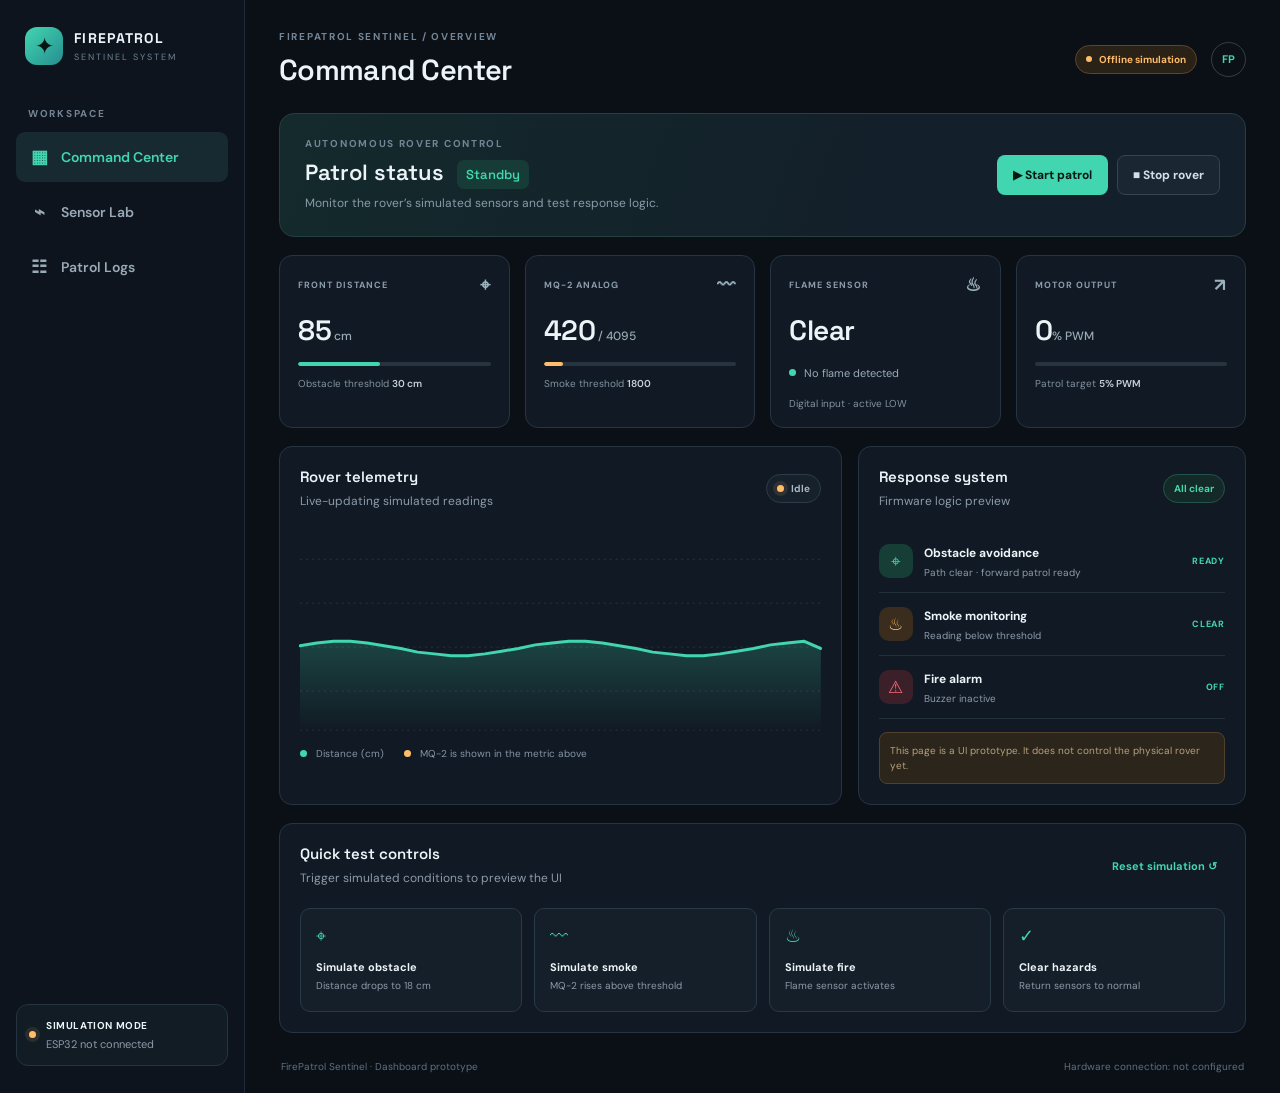
<file: dashboard/index.html>
<!doctype html>
<html lang="en">
<head>
<meta charset="utf-8"><meta name="viewport" content="width=device-width,initial-scale=1">
<title>FirePatrol Sentinel | Command Center</title>
<link rel="stylesheet" href="style.css">
</head>
<body>
<div class="app">
  <aside class="sidebar">
    <div class="brand"><div class="brand-mark">✦</div><div><strong>FIREPATROL</strong><small>SENTINEL SYSTEM</small></div></div>
    <div class="nav-label">WORKSPACE</div>
    <a class="nav active" href="index.html"><span>▦</span> Command Center</a>
    <a class="nav" href="sensors.html"><span>⌁</span> Sensor Lab</a>
    <a class="nav" href="logs.html"><span>☷</span> Patrol Logs</a>
    <div class="side-bottom"><span class="pulse"></span><div><b>SIMULATION MODE</b><small>ESP32 not connected</small></div></div>
  </aside>
  <main class="main">
    <header class="topbar"><div><p class="eyebrow">FIREPATROL SENTINEL / OVERVIEW</p><h1>Command Center</h1></div><div class="top-actions"><span class="chip warn"><i></i> Offline simulation</span><span class="avatar">FP</span></div></header>
    <section class="welcome"><div><p class="eyebrow">AUTONOMOUS ROVER CONTROL</p><h2>Patrol status <span id="patrolText">Standby</span></h2><p class="muted">Monitor the rover’s simulated sensors and test response logic.</p></div><div class="controls"><button id="startBtn" class="primary">▶ Start patrol</button><button id="stopBtn" class="secondary">■ Stop rover</button></div></section>
    <section class="stats">
      <article class="stat"><div class="stat-head"><span>FRONT DISTANCE</span><span class="stat-icon">⌖</span></div><strong><span id="distanceVal">85</span><small> cm</small></strong><div class="meter"><span id="distanceBar" style="width:70%"></span></div><p class="stat-foot">Obstacle threshold <b>30 cm</b></p></article>
      <article class="stat"><div class="stat-head"><span>MQ-2 ANALOG</span><span class="stat-icon">〰</span></div><strong id="mqVal">420<small> / 4095</small></strong><div class="meter amber"><span id="mqBar" style="width:10%"></span></div><p class="stat-foot">Smoke threshold <b>1800</b></p></article>
      <article class="stat"><div class="stat-head"><span>FLAME SENSOR</span><span class="stat-icon">♨</span></div><strong id="flameVal">Clear</strong><div class="status-line"><span id="flameDot" class="dot good"></span><span id="flameNote">No flame detected</span></div><p class="stat-foot">Digital input · active LOW</p></article>
      <article class="stat"><div class="stat-head"><span>MOTOR OUTPUT</span><span class="stat-icon">↗</span></div><strong id="speedVal">0<small>% PWM</small></strong><div class="meter"><span id="speedBar" style="width:0%"></span></div><p class="stat-foot">Patrol target <b>5% PWM</b></p></article>
    </section>
    <section class="content-grid">
      <article class="panel"><div class="panel-head"><div><h3>Rover telemetry</h3><p class="muted">Live-updating simulated readings</p></div><span class="chip"><span class="pulse"></span> <span id="telemetryStatus">Idle</span></span></div><div class="chart-wrap"><svg id="chart" viewBox="0 0 700 210" preserveAspectRatio="none" aria-label="Distance and smoke telemetry chart"><defs><linearGradient id="area" x1="0" x2="0" y1="0" y2="1"><stop offset="0" stop-color="#42d6b0" stop-opacity=".22"/><stop offset="1" stop-color="#42d6b0" stop-opacity="0"/></linearGradient></defs><g class="gridlines"><path d="M0 30H700 M0 75H700 M0 120H700 M0 165H700 M0 205H700"/></g><path id="areaPath" d="" fill="url(#area)"/><path id="linePath" d="" fill="none" stroke="#42d6b0" stroke-width="3" stroke-linecap="round" stroke-linejoin="round"/></svg><div class="chart-legend"><span><i class="legend-dot teal"></i> Distance (cm)</span><span><i class="legend-dot amber-dot"></i> MQ-2 is shown in the metric above</span></div></div></article>
      <article class="panel response"><div class="panel-head"><div><h3>Response system</h3><p class="muted">Firmware logic preview</p></div><span id="hazardBadge" class="chip good">All clear</span></div><div class="response-item"><div class="response-icon teal-bg">⌖</div><div><b>Obstacle avoidance</b><p id="obstacleState">Path clear · forward patrol ready</p></div><span class="tiny-tag" id="obstacleTag">READY</span></div><div class="response-item"><div class="response-icon amber-bg">♨</div><div><b>Smoke monitoring</b><p id="smokeState">Reading below threshold</p></div><span class="tiny-tag" id="smokeTag">CLEAR</span></div><div class="response-item"><div class="response-icon red-bg">⚠</div><div><b>Fire alarm</b><p id="alarmState">Buzzer inactive</p></div><span class="tiny-tag" id="alarmTag">OFF</span></div><div class="note">This page is a UI prototype. It does not control the physical rover yet.</div></article>
    </section>
    <section class="panel test-panel"><div class="panel-head"><div><h3>Quick test controls</h3><p class="muted">Trigger simulated conditions to preview the UI</p></div><button class="text-btn" id="clearBtn">Reset simulation ↺</button></div><div class="test-buttons"><button class="test-btn" id="obstacleBtn"><span>⌖</span><b>Simulate obstacle</b><small>Distance drops to 18 cm</small></button><button class="test-btn" id="smokeBtn"><span>〰</span><b>Simulate smoke</b><small>MQ-2 rises above threshold</small></button><button class="test-btn" id="fireBtn"><span>♨</span><b>Simulate fire</b><small>Flame sensor activates</small></button><button class="test-btn" id="clearHazardBtn"><span>✓</span><b>Clear hazards</b><small>Return sensors to normal</small></button></div></section>
    <footer>FirePatrol Sentinel · Dashboard prototype <span>Hardware connection: not configured</span></footer>
  </main>
</div><script src="app.js"></script><script>initDashboard();</script>
</body></html>
</file>
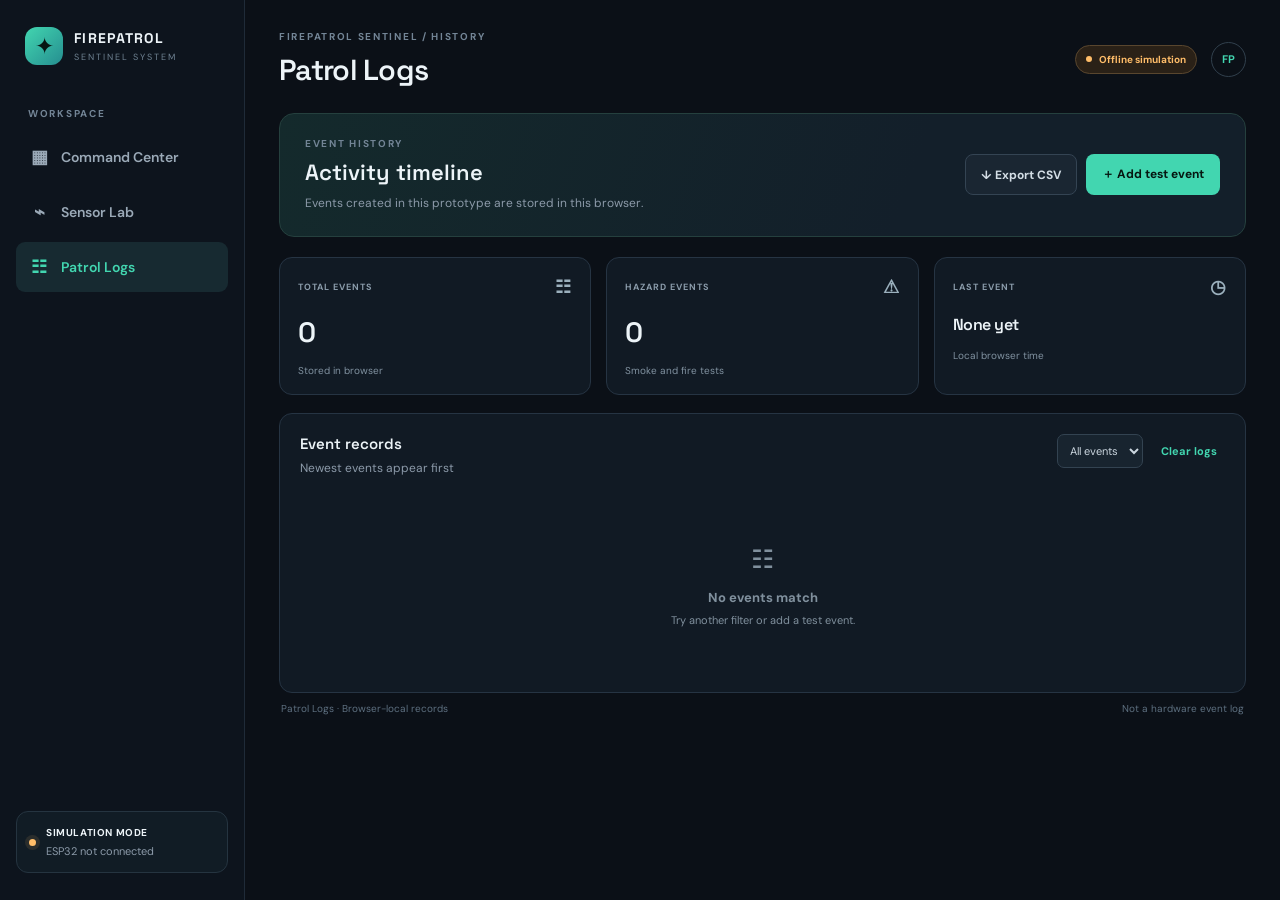
<file: dashboard/logs.html>
<!doctype html>
<html lang="en"><head><meta charset="utf-8"><meta name="viewport" content="width=device-width,initial-scale=1"><title>FirePatrol Sentinel | Patrol Logs</title><link rel="stylesheet" href="style.css"></head>
<body><div class="app"><aside class="sidebar"><div class="brand"><div class="brand-mark">✦</div><div><strong>FIREPATROL</strong><small>SENTINEL SYSTEM</small></div></div><div class="nav-label">WORKSPACE</div><a class="nav" href="index.html"><span>▦</span> Command Center</a><a class="nav" href="sensors.html"><span>⌁</span> Sensor Lab</a><a class="nav active" href="logs.html"><span>☷</span> Patrol Logs</a><div class="side-bottom"><span class="pulse"></span><div><b>SIMULATION MODE</b><small>ESP32 not connected</small></div></div></aside>
<main class="main"><header class="topbar"><div><p class="eyebrow">FIREPATROL SENTINEL / HISTORY</p><h1>Patrol Logs</h1></div><div class="top-actions"><span class="chip warn"><i></i> Offline simulation</span><span class="avatar">FP</span></div></header>
<section class="welcome compact"><div><p class="eyebrow">EVENT HISTORY</p><h2>Activity timeline</h2><p class="muted">Events created in this prototype are stored in this browser.</p></div><div class="controls"><button class="secondary" id="exportBtn">↓ Export CSV</button><button class="primary" id="addEventBtn">＋ Add test event</button></div></section>
<section class="stats mini-stats"><article class="stat"><div class="stat-head"><span>TOTAL EVENTS</span><span class="stat-icon">☷</span></div><strong id="totalEvents">0</strong><p class="stat-foot">Stored in browser</p></article><article class="stat"><div class="stat-head"><span>HAZARD EVENTS</span><span class="stat-icon">⚠</span></div><strong id="hazardEvents">0</strong><p class="stat-foot">Smoke and fire tests</p></article><article class="stat"><div class="stat-head"><span>LAST EVENT</span><span class="stat-icon">◷</span></div><strong class="last-event" id="lastEvent">None yet</strong><p class="stat-foot">Local browser time</p></article></section>
<section class="panel"><div class="panel-head log-head"><div><h3>Event records</h3><p class="muted">Newest events appear first</p></div><div class="filter-row"><select id="filterSelect"><option value="all">All events</option><option value="info">Info</option><option value="warning">Warning</option><option value="critical">Critical</option></select><button class="text-btn" id="clearLogs">Clear logs</button></div></div><div id="logList" class="log-list"></div><div id="emptyLogs" class="empty-state" hidden><span>☷</span><b>No events match</b><p>Try another filter or add a test event.</p></div></section><footer>Patrol Logs · Browser-local records <span>Not a hardware event log</span></footer></main></div><script src="app.js"></script><script>initLogs();</script></body></html>
</file>
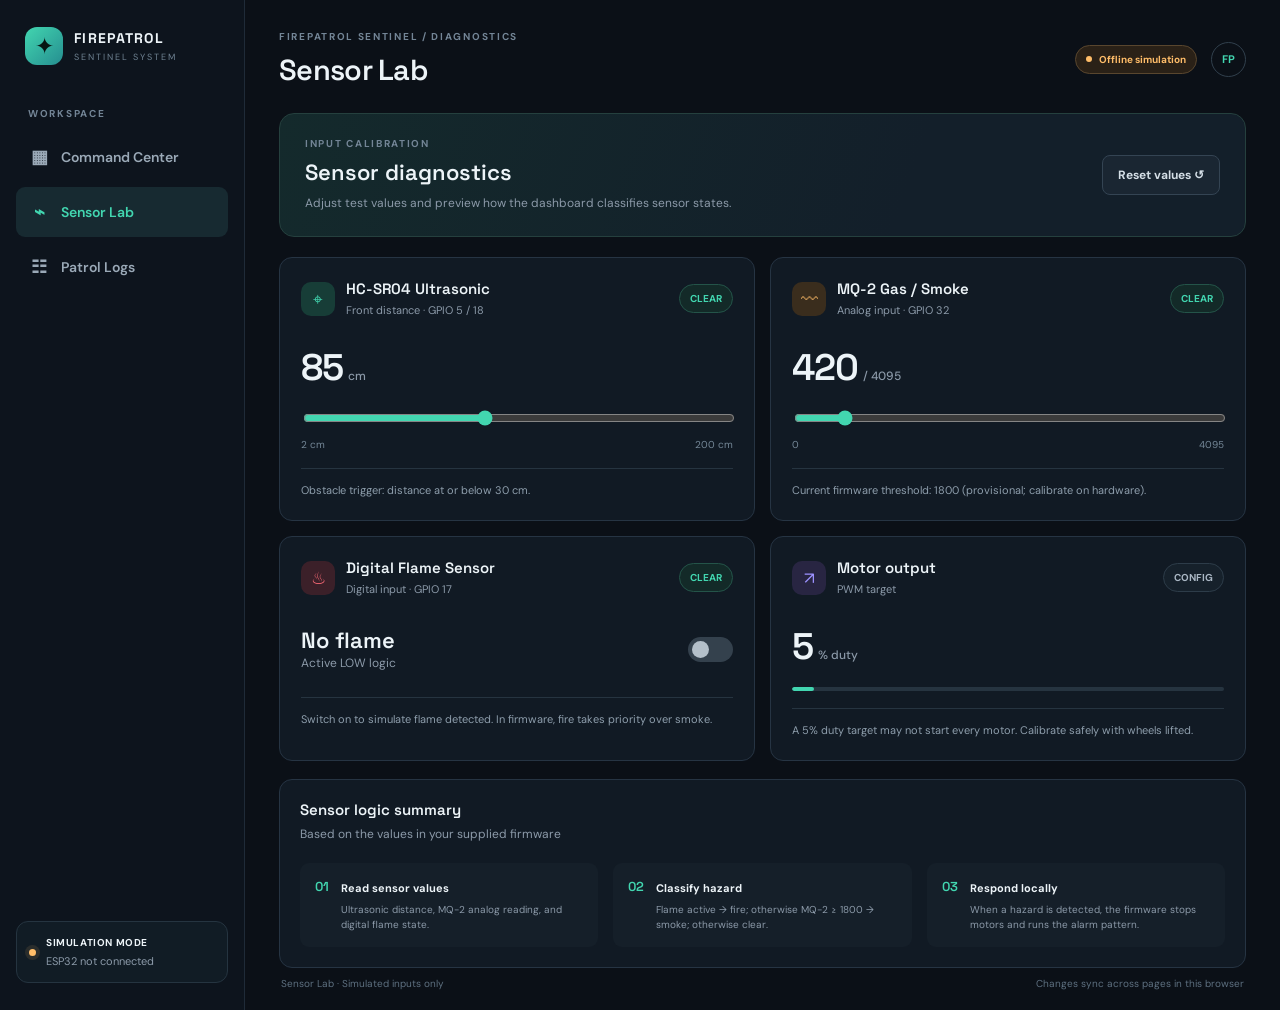
<file: dashboard/sensors.html>
<!doctype html>
<html lang="en"><head><meta charset="utf-8"><meta name="viewport" content="width=device-width,initial-scale=1"><title>FirePatrol Sentinel | Sensor Lab</title><link rel="stylesheet" href="style.css"></head>
<body><div class="app"><aside class="sidebar"><div class="brand"><div class="brand-mark">✦</div><div><strong>FIREPATROL</strong><small>SENTINEL SYSTEM</small></div></div><div class="nav-label">WORKSPACE</div><a class="nav" href="index.html"><span>▦</span> Command Center</a><a class="nav active" href="sensors.html"><span>⌁</span> Sensor Lab</a><a class="nav" href="logs.html"><span>☷</span> Patrol Logs</a><div class="side-bottom"><span class="pulse"></span><div><b>SIMULATION MODE</b><small>ESP32 not connected</small></div></div></aside>
<main class="main"><header class="topbar"><div><p class="eyebrow">FIREPATROL SENTINEL / DIAGNOSTICS</p><h1>Sensor Lab</h1></div><div class="top-actions"><span class="chip warn"><i></i> Offline simulation</span><span class="avatar">FP</span></div></header>
<section class="welcome compact"><div><p class="eyebrow">INPUT CALIBRATION</p><h2>Sensor diagnostics</h2><p class="muted">Adjust test values and preview how the dashboard classifies sensor states.</p></div><button class="secondary" id="resetSensors">Reset values ↺</button></section>
<section class="sensor-grid"><article class="panel sensor-card"><div class="sensor-title"><span class="sensor-symbol teal-bg">⌖</span><div><h3>HC-SR04 Ultrasonic</h3><p class="muted">Front distance · GPIO 5 / 18</p></div><span class="chip good" id="distState">CLEAR</span></div><div class="big-reading"><span id="distanceRead">85</span><small>cm</small></div><input id="distanceInput" type="range" min="2" max="200" value="85"><div class="range-labels"><span>2 cm</span><span>200 cm</span></div><p class="hint">Obstacle trigger: distance at or below 30 cm.</p></article>
<article class="panel sensor-card"><div class="sensor-title"><span class="sensor-symbol amber-bg">〰</span><div><h3>MQ-2 Gas / Smoke</h3><p class="muted">Analog input · GPIO 32</p></div><span class="chip good" id="smokeStateChip">CLEAR</span></div><div class="big-reading"><span id="mqRead">420</span><small>/ 4095</small></div><input id="mqInput" type="range" min="0" max="4095" step="10" value="420"><div class="range-labels"><span>0</span><span>4095</span></div><p class="hint">Current firmware threshold: 1800 (provisional; calibrate on hardware).</p></article>
<article class="panel sensor-card"><div class="sensor-title"><span class="sensor-symbol red-bg">♨</span><div><h3>Digital Flame Sensor</h3><p class="muted">Digital input · GPIO 17</p></div><span class="chip good" id="flameStateChip">CLEAR</span></div><div class="flame-control"><div><strong id="flameRead">No flame</strong><p class="muted">Active LOW logic</p></div><label class="switch"><input id="flameInput" type="checkbox"><span></span></label></div><p class="hint">Switch on to simulate flame detected. In firmware, fire takes priority over smoke.</p></article>
<article class="panel sensor-card"><div class="sensor-title"><span class="sensor-symbol violet-bg">↗</span><div><h3>Motor output</h3><p class="muted">PWM target</p></div><span class="chip">CONFIG</span></div><div class="big-reading"><span>5</span><small>% duty</small></div><div class="meter"><span style="width:5%"></span></div><p class="hint">A 5% duty target may not start every motor. Calibrate safely with wheels lifted.</p></article></section>
<section class="panel"><div class="panel-head"><div><h3>Sensor logic summary</h3><p class="muted">Based on the values in your supplied firmware</p></div></div><div class="logic-list"><div><span class="logic-num">01</span><div><b>Read sensor values</b><p>Ultrasonic distance, MQ-2 analog reading, and digital flame state.</p></div></div><div><span class="logic-num">02</span><div><b>Classify hazard</b><p>Flame active → fire; otherwise MQ-2 ≥ 1800 → smoke; otherwise clear.</p></div></div><div><span class="logic-num">03</span><div><b>Respond locally</b><p>When a hazard is detected, the firmware stops motors and runs the alarm pattern.</p></div></div></div></section><footer>Sensor Lab · Simulated inputs only <span>Changes sync across pages in this browser</span></footer></main></div><script src="app.js"></script><script>initSensors();</script></body></html>
</file>
<file: dashboard/style.css>
@import url('https://fonts.googleapis.com/css2?family=DM+Sans:wght@400;500;600;700&family=Space+Grotesk:wght@400;500;600;700&display=swap');
:root{--bg:#0b1017;--panel:#111a24;--panel2:#151f2b;--line:#263443;--text:#edf4f8;--muted:#8c9aa9;--teal:#42d6b0;--amber:#ffbd69;--red:#ff6b78;--violet:#9c91ff}
*{box-sizing:border-box}body{margin:0;background:var(--bg);color:var(--text);font:14px 'DM Sans',sans-serif}button,input,select{font:inherit}button{cursor:pointer;transition:.18s ease}button:hover{transform:translateY(-1px);filter:brightness(1.08)}.app{display:flex;min-height:100vh}.sidebar{width:245px;flex-shrink:0;background:#0d141d;border-right:1px solid #1f2b38;padding:27px 16px;display:flex;flex-direction:column}.brand{display:flex;align-items:center;gap:11px;padding:0 9px 42px}.brand-mark{display:grid;place-items:center;width:38px;height:38px;border-radius:12px;background:linear-gradient(135deg,#42d6b0,#258e90);color:#071512;font-size:23px}.brand strong{display:block;font:700 14px 'Space Grotesk';letter-spacing:1.3px}.brand small{display:block;color:#6f8292;font-size:9px;letter-spacing:2px;margin-top:4px}.nav-label,.eyebrow{font-size:10px;letter-spacing:1.7px;font-weight:700;color:#738596}.nav-label{padding:0 12px 12px}.nav{display:flex;gap:12px;align-items:center;padding:13px 13px;color:#9aa9b7;text-decoration:none;border-radius:9px;margin-bottom:5px;font-weight:600}.nav span{font-size:18px;width:20px;text-align:center}.nav:hover,.nav.active{background:#172a31;color:var(--teal)}.side-bottom{margin-top:auto;border:1px solid #253440;background:#111c25;border-radius:12px;padding:14px 12px;display:flex;gap:10px;align-items:center}.side-bottom b{display:block;font-size:10px;letter-spacing:.6px}.side-bottom small{display:block;color:var(--muted);font-size:11px;margin-top:5px}.pulse{width:7px;height:7px;display:inline-block;background:var(--amber);border-radius:50%;box-shadow:0 0 0 4px #ffbd691b;flex-shrink:0}.main{padding:30px 34px 20px;min-width:0;flex:1;max-width:1800px;margin:0 auto}.topbar{display:flex;justify-content:space-between;align-items:center;margin-bottom:25px}.eyebrow{margin:0 0 8px}h1,h2,h3,p{margin-top:0}h1{font:600 29px 'Space Grotesk';letter-spacing:-.7px;margin-bottom:0}h2{font:600 22px 'Space Grotesk';margin:0 0 8px}h3{font:600 15px 'Space Grotesk';margin:0 0 6px}.top-actions{display:flex;align-items:center;gap:14px}.avatar{width:35px;height:35px;border:1px solid #31404d;border-radius:50%;display:grid;place-items:center;font-size:11px;font-weight:700;color:var(--teal)}.chip{display:inline-flex;align-items:center;gap:7px;border:1px solid #2d3c49;background:#16212b;border-radius:100px;padding:7px 10px;font-size:10px;color:#aab7c4;font-weight:700;white-space:nowrap}.chip i{width:6px;height:6px;border-radius:50%;background:var(--amber)}.chip.warn{color:var(--amber);border-color:#59462e;background:#2a2117}.chip.good{color:var(--teal);border-color:#245449;background:#132a28}.welcome{display:flex;justify-content:space-between;align-items:center;gap:20px;padding:23px 25px;border:1px solid #25403e;background:linear-gradient(110deg,#142a2c,#131f2a 65%);border-radius:15px;margin-bottom:18px}.welcome h2 span{font-size:13px;color:var(--teal);background:#173b36;padding:6px 9px;border-radius:7px;margin-left:7px;vertical-align:middle}.muted{color:var(--muted);font-size:12px;line-height:1.55;margin-bottom:0}.controls{display:flex;gap:9px;flex-wrap:wrap}.primary,.secondary{border-radius:8px;padding:11px 15px;border:1px solid transparent;font-size:12px;font-weight:700}.primary{background:var(--teal);color:#061711}.secondary{background:#1a2632;color:#d4dee6;border-color:#344453}.stats{display:grid;grid-template-columns:repeat(4,minmax(0,1fr));gap:15px;margin-bottom:18px}.stat,.panel{background:var(--panel);border:1px solid var(--line);border-radius:13px}.stat{padding:17px 18px}.stat-head{display:flex;justify-content:space-between;align-items:center;color:#8b9cab;font-size:9px;font-weight:700;letter-spacing:1px;margin-bottom:15px}.stat-icon{font-size:18px;color:#9bb0bd}.stat>strong{font:600 28px 'Space Grotesk';display:block;margin-bottom:14px;letter-spacing:-.5px}.stat>strong small{font:500 12px 'DM Sans';color:#9aaab7;letter-spacing:0}.meter{height:4px;background:#263440;border-radius:8px;overflow:hidden}.meter span{display:block;height:100%;background:var(--teal);border-radius:8px;transition:width .2s}.meter.amber span{background:var(--amber)}.stat-foot{font-size:10px;color:#8192a0;margin:11px 0 0}.stat-foot b{color:#c6d2da;font-weight:600}.status-line{display:flex;align-items:center;gap:8px;font-size:11px;color:#9aabb8;margin-top:18px;margin-bottom:17px}.dot{width:7px;height:7px;border-radius:50%}.dot.good{background:var(--teal)}.dot.bad{background:var(--red)}.content-grid{display:grid;grid-template-columns:minmax(0,1.45fr) minmax(310px,1fr);gap:16px;margin-bottom:18px}.panel{padding:20px}.panel-head{display:flex;justify-content:space-between;align-items:center;gap:14px;margin-bottom:20px}.chart-wrap svg{width:100%;height:205px;overflow:visible}.gridlines path{stroke:#263440;stroke-width:1;stroke-dasharray:3 5}.chart-legend{display:flex;gap:20px;flex-wrap:wrap;color:#8495a4;font-size:10px;margin-top:8px}.legend-dot{width:7px;height:7px;display:inline-block;border-radius:50%;margin-right:6px}.teal{background:var(--teal)}.amber-dot{background:var(--amber)}.response-item{display:flex;align-items:center;gap:11px;padding:13px 0;border-bottom:1px solid #22303b}.response-item:last-of-type{border-bottom:0}.response-icon,.sensor-symbol{width:34px;height:34px;border-radius:10px;display:grid;place-items:center;font-size:17px;flex-shrink:0}.teal-bg{background:#173d37;color:var(--teal)}.amber-bg{background:#3a2d1d;color:var(--amber)}.red-bg{background:#3b2029;color:var(--red)}.violet-bg{background:#282542;color:var(--violet)}.response-item>div:nth-child(2){flex:1;min-width:0}.response-item b{font-size:12px}.response-item p{font-size:10px;color:var(--muted);margin:5px 0 0}.tiny-tag{font-size:9px;letter-spacing:.8px;color:var(--teal);font-weight:700}.note{font-size:10px;line-height:1.5;color:#b7a179;background:#2b251b;border:1px solid #51412c;border-radius:8px;padding:10px;margin-top:13px}.test-panel{margin-bottom:18px}.text-btn{border:0;background:none;color:var(--teal);font-size:11px;font-weight:700;padding:8px}.test-buttons{display:grid;grid-template-columns:repeat(4,minmax(0,1fr));gap:12px}.test-btn{display:flex;flex-direction:column;align-items:flex-start;text-align:left;background:#151f2a;border:1px solid #2a3946;border-radius:10px;padding:15px;min-height:104px;color:var(--text)}.test-btn>span{font-size:18px;color:var(--teal);margin-bottom:12px}.test-btn b{font-size:11px;margin-bottom:5px}.test-btn small{font-size:10px;color:var(--muted);line-height:1.4}footer{display:flex;justify-content:space-between;gap:15px;color:#5e7080;font-size:10px;padding:9px 2px 0}.compact{margin-bottom:20px}.sensor-grid{display:grid;grid-template-columns:repeat(2,minmax(0,1fr));gap:15px;margin-bottom:18px}.sensor-card{padding:21px}.sensor-title{display:flex;align-items:center;gap:11px}.sensor-title>div{flex:1}.sensor-title h3{margin-bottom:4px}.sensor-title .muted{font-size:11px}.big-reading{margin:25px 0 17px;font:600 37px 'Space Grotesk';letter-spacing:-1px}.big-reading small{font:500 12px 'DM Sans';color:var(--muted);letter-spacing:0;margin-left:5px}.sensor-card input[type=range]{width:100%;accent-color:var(--teal)}.range-labels{display:flex;justify-content:space-between;color:#758898;font-size:10px;margin-top:8px}.hint{border-top:1px solid #263440;padding-top:13px;margin:17px 0 0;color:#8e9eac;font-size:11px;line-height:1.55}.flame-control{display:flex;align-items:center;justify-content:space-between;margin:28px 0 25px}.flame-control strong{font:600 22px 'Space Grotesk'}.switch{position:relative;width:45px;height:25px}.switch input{opacity:0;width:0;height:0}.switch span{position:absolute;inset:0;background:#34414d;border-radius:20px;cursor:pointer;transition:.2s}.switch span:before{content:"";position:absolute;height:17px;width:17px;left:4px;top:4px;background:#b4c0ca;border-radius:50%;transition:.2s}.switch input:checked+span{background:#8d303e}.switch input:checked+span:before{transform:translateX(20px);background:#fff}.logic-list{display:grid;grid-template-columns:repeat(3,minmax(0,1fr));gap:15px}.logic-list>div{display:flex;gap:12px;padding:15px;background:#151f29;border-radius:9px}.logic-num{font:600 13px 'Space Grotesk';color:var(--teal)}.logic-list b{font-size:11px}.logic-list p{font-size:10px;line-height:1.5;color:var(--muted);margin:6px 0 0}.mini-stats{grid-template-columns:repeat(3,minmax(0,1fr))}.last-event{font-size:16px!important;white-space:nowrap;overflow:hidden;text-overflow:ellipsis}.log-head{align-items:flex-start}.filter-row{display:flex;gap:10px;align-items:center}.filter-row select{background:#18242f;border:1px solid #334351;color:#cbd6df;border-radius:7px;padding:8px;font-size:11px}.log-list{display:flex;flex-direction:column}.log-row{display:grid;grid-template-columns:92px 12px minmax(0,1fr) auto;gap:13px;align-items:start;padding:16px 3px;border-bottom:1px solid #24313c}.log-row:last-child{border-bottom:0}.log-time{font-size:10px;color:#7e90a0;line-height:1.6}.log-marker{width:8px;height:8px;border-radius:50%;margin-top:4px;background:var(--teal);box-shadow:0 0 0 4px #42d6b014}.log-marker.warning{background:var(--amber);box-shadow:0 0 0 4px #ffbd6917}.log-marker.critical{background:var(--red);box-shadow:0 0 0 4px #ff6b7817}.log-body b{font-size:12px}.log-body p{font-size:11px;color:var(--muted);margin:5px 0 0;line-height:1.5}.log-level{font-size:9px;font-weight:700;letter-spacing:.8px;color:var(--teal)}.log-level.warning{color:var(--amber)}.log-level.critical{color:var(--red)}.empty-state{text-align:center;padding:45px 10px;color:#80909d}.empty-state span{font-size:26px;display:block;margin-bottom:12px}.empty-state b{font-size:13px}.empty-state p{font-size:11px;margin:7px 0 0}.hidden{display:none!important}
@media(max-width:1100px){.sidebar{width:210px}.main{padding:25px 22px}.stats{grid-template-columns:repeat(2,minmax(0,1fr))}.content-grid{grid-template-columns:1fr}.test-buttons{grid-template-columns:repeat(2,minmax(0,1fr))}}
@media(max-width:700px){.app{display:block}.sidebar{width:auto;padding:13px;display:block;border-right:0;border-bottom:1px solid var(--line)}.brand{padding:0 5px 13px}.nav-label,.side-bottom{display:none}.sidebar .nav{display:inline-flex;padding:10px;margin:0 2px 0 0;font-size:11px}.sidebar .nav span{display:none}.main{padding:20px 14px}.topbar{align-items:flex-start}.top-actions .chip{display:none}h1{font-size:24px}.welcome{align-items:flex-start;flex-direction:column;padding:18px}.welcome h2{font-size:19px}.stats{gap:9px}.stat{padding:14px}.stat>strong{font-size:24px}.sensor-grid{grid-template-columns:1fr}.logic-list{grid-template-columns:1fr}.test-buttons{grid-template-columns:repeat(2,minmax(0,1fr))}.panel{padding:15px}.log-row{grid-template-columns:60px 9px minmax(0,1fr);gap:9px}.log-level{grid-column:3}.filter-row{flex-wrap:wrap;justify-content:flex-end}footer{flex-direction:column}.controls{width:100%}.controls button{flex:1}}
</file>
